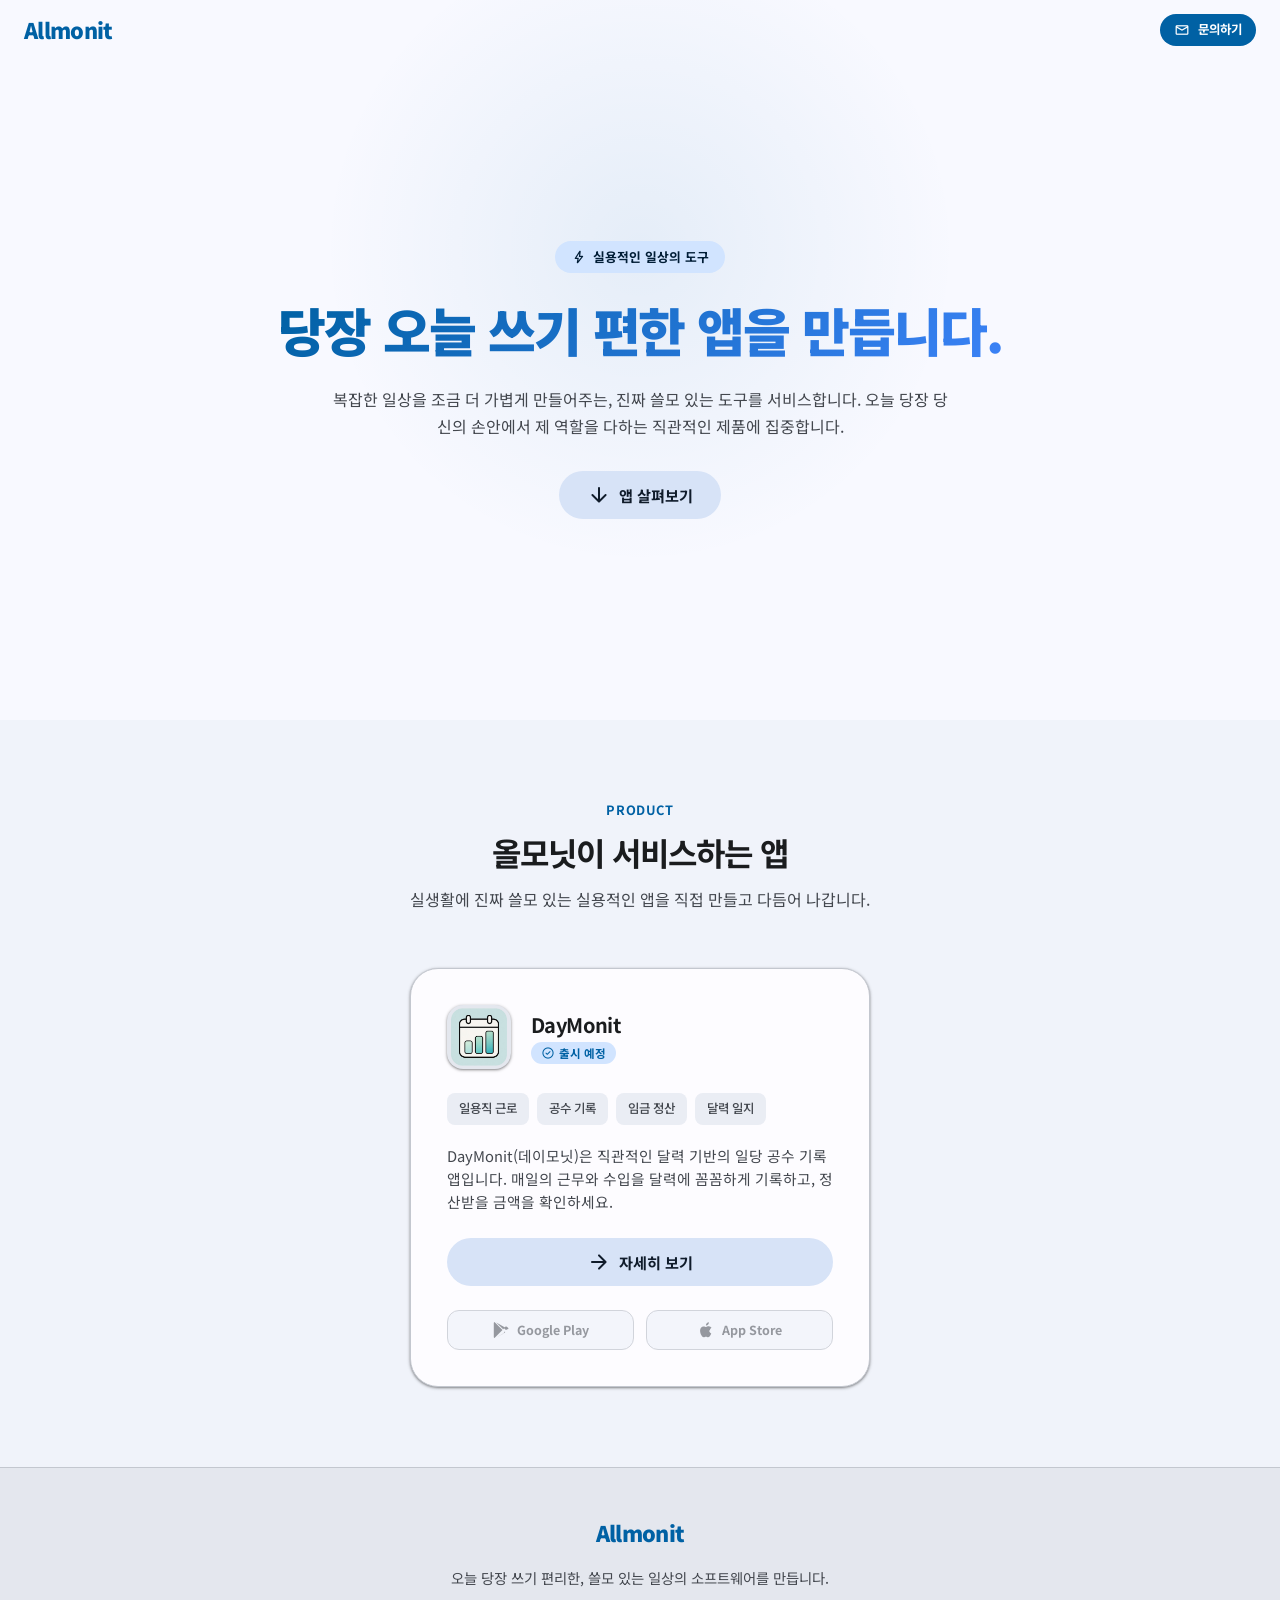
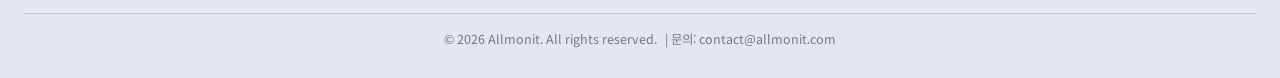
<file: index.html>
<!DOCTYPE html>
<html lang="ko">

<head>
  <meta charset="UTF-8">
  <meta name="viewport" content="width=device-width, initial-scale=1.0">
  <title>Allmonit | 거창한 혁신보다 오늘 쓰기 편한 앱을 만듭니다</title>
  <meta name="description"
    content="Allmonit(올머닛)은 복잡한 일상을 조금 더 가볍게 만들어주는, 진짜 쓸모 있는 도구를 서비스합니다. 첫 번째 프로젝트인 DayMonit(데이모닛)을 만나보세요.">
  <meta name="keywords" content="Allmonit, 올머닛, DayMonit, 데이모닛, 공수기록, 임금기록, 일용직 달력, 일당 정산, 근무일지, 쓸모 있는 도구">

  <!-- Open Graph / Facebook -->
  <meta property="og:type" content="website">
  <meta property="og:url" content="https://allmonit.github.io/">
  <meta property="og:title" content="Allmonit | 거창한 혁신보다 오늘 쓰기 편한 앱을 만듭니다">
  <meta property="og:description" content="복잡한 일상을 조금 더 가볍게 만들어주는, 진짜 쓸모 있는 도구를 서비스합니다.">
  <meta property="og:image" content="assets/daymonit_icon.png">

  <!-- Twitter -->
  <meta property="twitter:card" content="summary">
  <meta property="twitter:url" content="https://allmonit.github.io/">
  <meta property="twitter:title" content="Allmonit | 거창한 혁신보다 오늘 쓰기 편한 앱을 만듭니다">
  <meta property="twitter:description" content="복잡한 일상을 조금 더 가볍게 만들어주는, 진짜 쓸모 있는 도구를 서비스합니다.">
  <meta property="twitter:image" content="assets/daymonit_icon.png">

  <!-- Google Material Symbols CDN -->
  <link
    href="https://fonts.googleapis.com/css2?family=Material+Symbols+Rounded:opsz,wght,FILL,GRAD@20..48,100..700,0..1,-50..200"
    rel="stylesheet" />

  <!-- Google Fonts Noto Sans KR CDN -->
  <link href="https://fonts.googleapis.com/css2?family=Noto+Sans+KR:wght@300;400;500;700;900&display=swap"
    rel="stylesheet">

  <!-- Custom Stylesheet -->
  <link rel="stylesheet" href="style.css">

  <!-- Favicon -->
  <link rel="icon" type="image/png" href="assets/daymonit_icon.png">
</head>

<body>

  <!-- Top App Bar (Header) -->
  <header class="top-app-bar" id="topAppBar">
    <a href="#" class="logo">
      Allmonit
    </a>
    <a href="mailto:contact@allmonit.com" class="btn-primary"
      style="font-size: 0.78rem; padding: 6px 14px; height: 32px;">
      <span class="material-symbols-rounded" style="font-size: 16px;">mail</span>
      문의하기
    </a>
  </header>

  <main>
    <!-- Hero Section (Typography-focused Minimal Layout) -->
    <section class="hero">
      <div class="hero-container">
        <div class="hero-text">
          <div class="hero-badge">
            <span class="material-symbols-rounded">bolt</span>
            실용적인 일상의 도구
          </div>
          <h1 class="hero-title display-large">
            <span>당장 오늘 쓰기 편한 앱을 만듭니다.</span>
          </h1>
          <p class="hero-subtitle body-large">
            복잡한 일상을 조금 더 가볍게 만들어주는, 진짜 쓸모 있는 도구를 서비스합니다. 오늘 당장 당신의 손안에서 제 역할을 다하는 직관적인 제품에 집중합니다.
          </p>
          <div class="hero-actions">
            <a href="#apps" class="btn-tonal">
              <span class="material-symbols-rounded">arrow_downward</span>
              앱 살펴보기
            </a>
          </div>
        </div>
      </div>
    </section>

    <!-- App List Section -->
    <section class="app-section" id="apps">
      <div class="section-container">
        <div class="section-header">
          <span class="label-large" style="color: var(--md-sys-color-primary);">Product</span>
          <h2 class="section-title headline-medium">올모닛이 서비스하는 앱</h2>
          <p class="section-subtitle body-large">
            실생활에 진짜 쓸모 있는 실용적인 앱을 직접 만들고 다듬어 나갑니다.
          </p>
        </div>

        <div class="app-grid">
          <!-- App Card: DayMonit -->
          <article class="app-card" id="cardDayMonit">
            <div>
              <div class="app-header">
                <div class="app-icon-frame">
                  <img src="assets/daymonit_icon.png" alt="DayMonit App Icon">
                </div>
                <div class="app-meta-text">
                  <h3 class="app-name title-large">DayMonit</h3>
                  <span class="app-status-badge">
                    <span class="material-symbols-rounded" style="font-size: 14px;">check_circle</span>
                    출시 예정
                  </span>
                </div>
              </div>

              <div class="app-chips">
                <span class="app-chip">일용직 근로</span>
                <span class="app-chip">공수 기록</span>
                <span class="app-chip">임금 정산</span>
                <span class="app-chip">달력 일지</span>
              </div>

              <p class="app-desc body-medium">
                DayMonit(데이모닛)은 직관적인 달력 기반의 일당 공수 기록 앱입니다. 매일의 근무와 수입을 달력에 꼼꼼하게 기록하고, 정산받을 금액을 확인하세요.
              </p>

              <a href="daymonit/index.html" class="btn-tonal"
                style="width: 100%; margin-bottom: 24px; display: flex; justify-content: center; gap: 8px;">
                <span class="material-symbols-rounded">arrow_forward</span>
                자세히 보기
              </a>
            </div>

            <div class="app-download-buttons">
              <!-- Google Play (Disabled) -->
              <button class="btn-store-disabled" aria-label="구글 플레이스토어에서 DayMonit 다운로드 (준비 중)">
                <svg viewBox="0 0 512 512">
                  <path
                    d="M325.3 234.3L104.6 13l280.8 161.2-60.1 60.1zM47 0C34 6.8 25.3 19.2 25.3 35.3v441.3c0 16.1 8.7 28.5 21.7 35.3l256.6-256L47 0zm425.2 225.6l-58 33.3-60.1-60.1 60.1-60.1 58 33.3c13 7.5 21.7 19.9 21.7 33.5s-8.7 26-21.7 33.3zM385.4 337.8L104.6 499l220.7-126.9 60.1-74.3z" />
                </svg>
                <span>Google Play</span>
                <span class="tooltip-text">곧 플레이스토어에서 만나요!</span>
              </button>

              <!-- App Store (Disabled) -->
              <button class="btn-store-disabled" aria-label="애플 앱스토어에서 DayMonit 다운로드 (준비 중)">
                <svg viewBox="0 0 384 512">
                  <path
                    d="M318.7 268.7c-.2-36.7 16.4-64.4 50-84.8-18.8-26.9-47.2-41.7-84.7-44.6-35.5-2.8-74.3 20.7-88.5 20.7-15 0-48.4-19.1-77.5-19.1-37.9 0-77.5 21.4-97 55.9-40 71-10.2 178 28.3 234.3 19 27.2 41.5 57.3 70.4 56.2 27.8-1.1 38.4-17.9 70.1-17.9 31.6 0 41.2 17.9 70.1 17.3 29.4-.5 49-27.2 68-54.7 21.8-31.7 30.7-62.6 31.1-64.2-1-1-66.2-25.5-66.8-101.8zM260.6 82.2c16-19.5 26.8-46.7 23.8-73.8-23.3 1-51.5 15.5-68.2 34.8-14.9 17.2-28 44.8-25 71.3 26 2 52.8-12.8 69.4-32.3z" />
                </svg>
                <span>App Store</span>
                <span class="tooltip-text">곧 앱스토어에서 만나요!</span>
              </button>
            </div>
          </article>
        </div>
      </div>
    </section>
  </main>

  <!-- Footer (Simplified Layout) -->
  <footer class="footer">
    <div class="footer-container"
      style="text-align: center; display: flex; flex-direction: column; align-items: center; gap: 16px;">
      <div class="footer-logo">Allmonit</div>
      <p class="footer-tagline body-medium" style="max-width: 500px; margin: 0 auto;">
        오늘 당장 쓰기 편리한, 쓸모 있는 일상의 소프트웨어를 만듭니다.
      </p>
      <div class="footer-bottom"
        style="width: 100%; border-top: 1px solid var(--md-sys-color-outline-variant); padding-top: 16px; margin-top: 8px; justify-content: center; gap: 8px;">
        <p class="footer-copy">&copy; 2026 Allmonit. All rights reserved.</p>
        <p class="footer-copy">| 문의: contact@allmonit.com</p>
      </div>
    </div>
  </footer>

  <!-- Clean Scroll Script -->
  <script>
    const header = document.getElementById('topAppBar');
    window.addEventListener('scroll', () => {
      if (window.scrollY > 20) {
        header.classList.add('scrolled');
      } else {
        header.classList.remove('scrolled');
      }
    });
  </script>
</body>

</html>
</file>
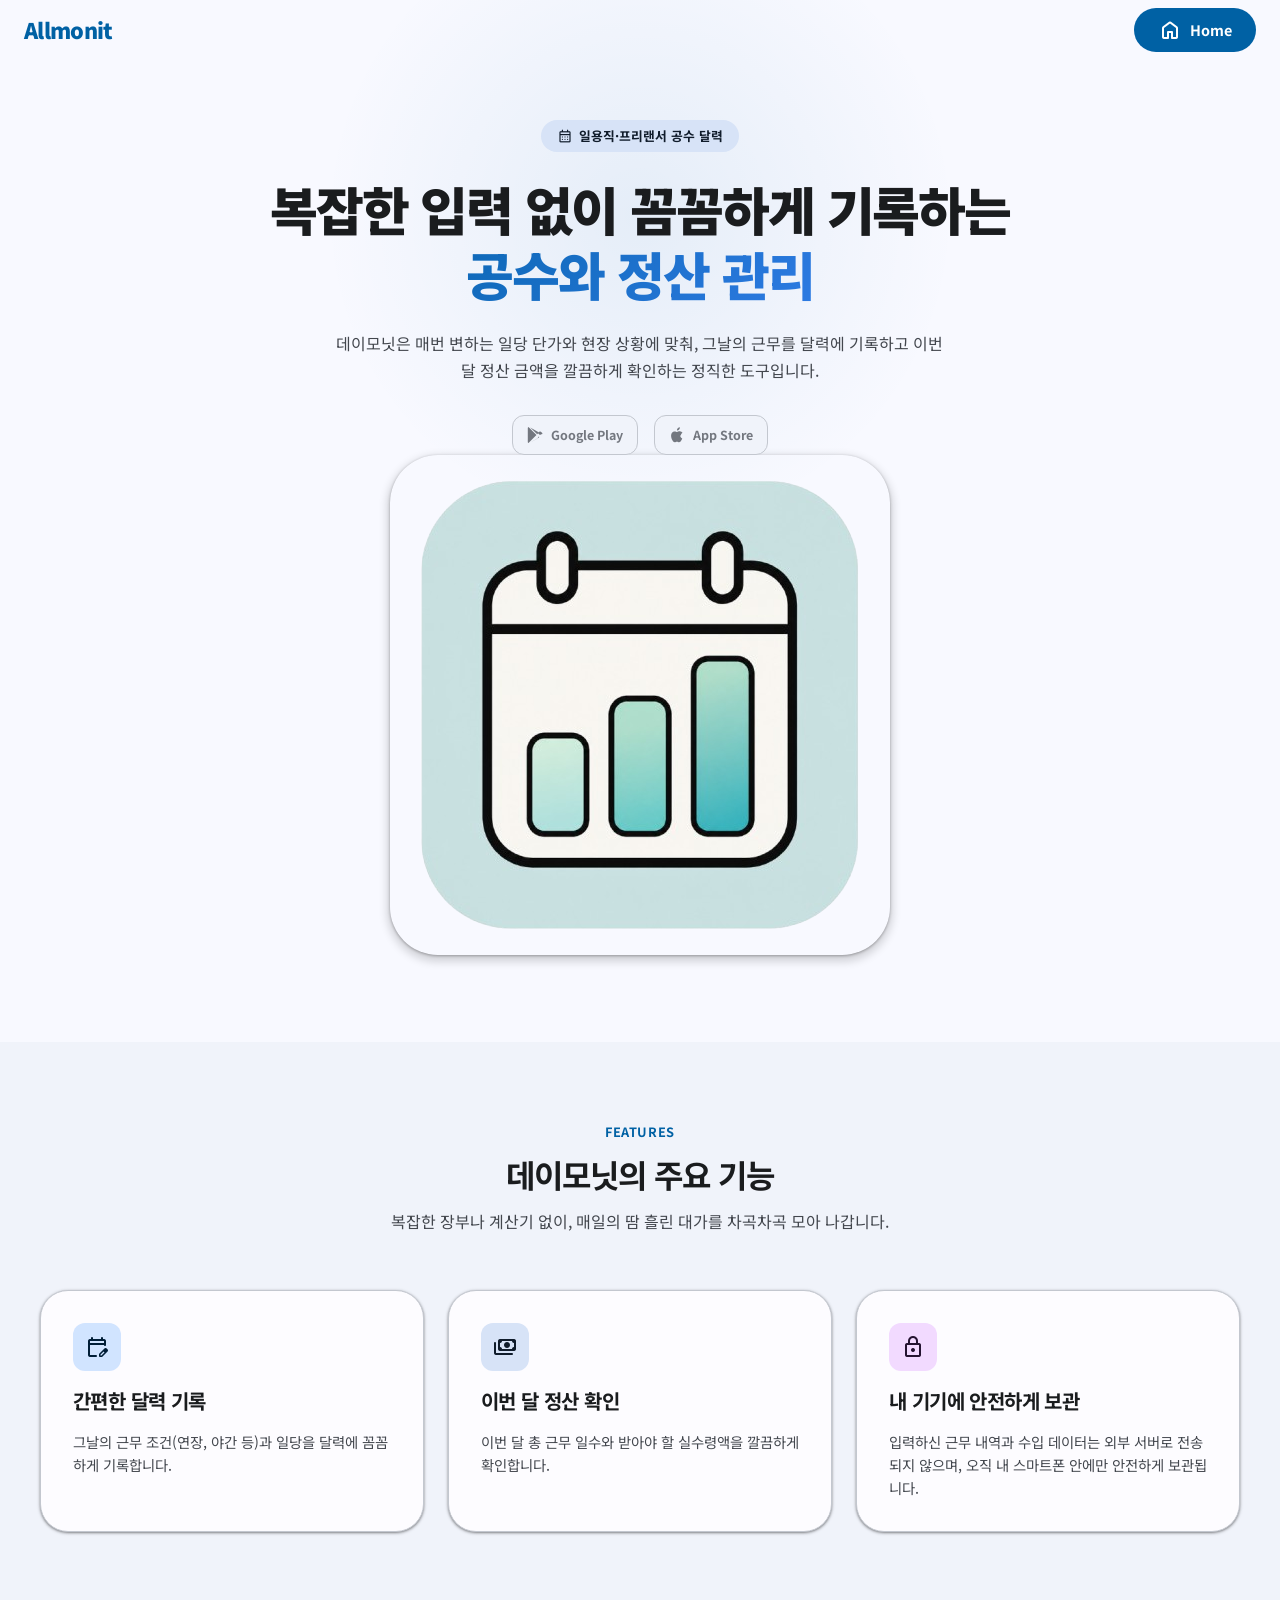
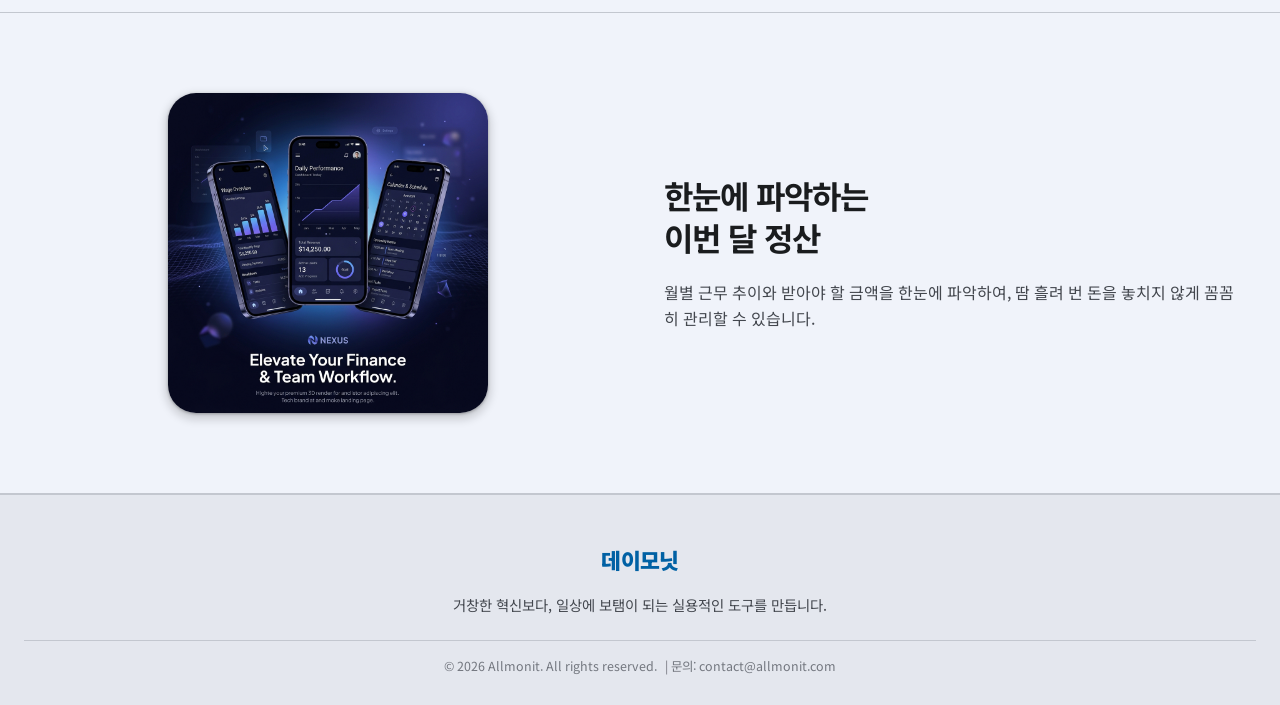
<file: daymonit/index.html>
<!DOCTYPE html>
<html lang="ko">

<head>
  <meta charset="UTF-8">
  <meta name="viewport" content="width=device-width, initial-scale=1.0">
  <title>데이모닛 (DayMonit) | 쉽고 직관적인 일용직·프리랜서 공수 기록 달력 앱</title>
  <meta name="description" content="데이모닛(DayMonit)은 일용직 및 프리랜서를 위한 쉽고 직관적인 공수 기록 달력 앱입니다. 복잡한 장부 대신 편리하게 달력에 기록하세요.">
  <meta name="keywords" content="DayMonit, 데이모닛, Allmonit, 올모닛, 공수기록, 임금관리, 일용직 달력, 근무기록, 달력 일지, 노가다 일지">

  <!-- Open Graph / Facebook -->
  <meta property="og:type" content="website">
  <meta property="og:url" content="https://allmonit.github.io/daymonit/">
  <meta property="og:title" content="데이모닛 (DayMonit) | 쉽고 직관적인 일용직·프리랜서 공수 기록 달력 앱">
  <meta property="og:description" content="매번 변하는 일당 단가와 현장 상황에 맞춰, 그날의 근무를 달력에 기록하고 이번 달 정산 금액을 깔끔하게 확인하세요.">
  <meta property="og:image" content="../assets/daymonit_icon.png">

  <!-- Google Material Symbols CDN -->
  <link
    href="https://fonts.googleapis.com/css2?family=Material+Symbols+Rounded:opsz,wght,FILL,GRAD@20..48,100..700,0..1,-50..200"
    rel="stylesheet" />

  <!-- Google Fonts Noto Sans KR CDN -->
  <link href="https://fonts.googleapis.com/css2?family=Noto+Sans+KR:wght@300;400;500;700;900&display=swap"
    rel="stylesheet">

  <!-- Referencing Shared Global CSS -->
  <link rel="stylesheet" href="../style.css">

  <!-- Favicon -->
  <link rel="icon" type="image/png" href="../assets/daymonit_icon.png">

  <style>
    /* DayMonit Custom Theme Override / Extension */
    .feature-grid {
      display: grid;
      grid-template-columns: repeat(auto-fit, minmax(280px, 1fr));
      gap: 24px;
      margin-top: 48px;
    }

    .feature-card {
      background-color: var(--md-sys-color-surface);
      border-radius: var(--md-sys-shape-corner-extra-large);
      padding: 32px;
      border: 1px solid var(--md-sys-color-outline-variant);
      box-shadow: var(--md-sys-elevation-level1);
      transition: all var(--md-sys-motion-duration-medium) var(--md-sys-motion-easing-standard);
      display: flex;
      flex-direction: column;
      gap: 16px;
    }

    .feature-card:hover {
      transform: translateY(-4px);
      box-shadow: var(--md-sys-elevation-level2);
      border-color: var(--md-sys-color-primary);
    }

    .feature-icon-wrapper {
      width: 48px;
      height: 48px;
      border-radius: var(--md-sys-shape-corner-medium);
      background-color: var(--md-sys-color-primary-container);
      color: var(--md-sys-color-on-primary-container);
      display: flex;
      align-items: center;
      justify-content: center;
    }

    .feature-icon-wrapper span {
      font-size: 24px;
    }

    .feature-title {
      color: var(--md-sys-color-on-surface);
    }

    .feature-desc {
      color: var(--md-sys-color-on-surface-variant);
      font-size: 0.9rem;
      line-height: 1.6;
    }

    .app-details-showcase {
      background-color: var(--md-sys-color-surface-container-low);
      padding: 80px 24px;
      border-top: 1px solid var(--md-sys-color-outline-variant);
      border-bottom: 1px solid var(--md-sys-color-outline-variant);
    }

    .showcase-container {
      max-width: 1200px;
      margin: 0 auto;
      display: grid;
      grid-template-columns: 1fr 1fr;
      align-items: center;
      gap: 48px;
    }

    @media (max-width: 768px) {
      .showcase-container {
        grid-template-columns: 1fr;
        text-align: center;
        gap: 32px;
      }

      .showcase-visual {
        order: -1;
      }
    }

    .showcase-text {
      display: flex;
      flex-direction: column;
      gap: 20px;
    }

    .showcase-visual {
      display: flex;
      justify-content: center;
    }

    .showcase-img {
      max-width: 320px;
      width: 100%;
      border-radius: var(--md-sys-shape-corner-extra-large);
      box-shadow: var(--md-sys-elevation-level3);
    }
  </style>
</head>

<body>

  <!-- Top App Bar (Header) -->
  <header class="top-app-bar scrolled" id="topAppBar">
    <a href="../index.html" class="logo">
      Allmonit
    </a>
    <a href="../index.html" class="btn-primary" aria-label="메인 화면으로 이동">
      <span class="material-symbols-rounded">home</span>
      Home
    </a>
  </header>

  <main>
    <!-- Hero Section -->
    <section class="hero">
      <div class="hero-container">
        <div class="hero-text">
          <div class="hero-badge"
            style="background-color: var(--md-sys-color-secondary-container); color: var(--md-sys-color-on-secondary-container);">
            <span class="material-symbols-rounded">calendar_month</span>
            일용직·프리랜서 공수 달력
          </div>
          <h1 class="hero-title display-large">
            복잡한 입력 없이 꼼꼼하게 기록하는<br>
            <span>공수와 정산 관리</span>
          </h1>
          <p class="hero-subtitle body-large">
            데이모닛은 매번 변하는 일당 단가와 현장 상황에 맞춰, 그날의 근무를 달력에 기록하고 이번 달 정산 금액을 깔끔하게 확인하는 정직한 도구입니다.
          </p>
          <div class="hero-actions">
            <!-- Disabled Google Play -->
            <button class="btn-store-disabled" style="opacity: 1;" aria-label="구글 플레이스토어에서 데이모닛 다운로드 (준비 중)">
              <svg viewBox="0 0 512 512">
                <path
                  d="M325.3 234.3L104.6 13l280.8 161.2-60.1 60.1zM47 0C34 6.8 25.3 19.2 25.3 35.3v441.3c0 16.1 8.7 28.5 21.7 35.3l256.6-256L47 0zm425.2 225.6l-58 33.3-60.1-60.1 60.1-60.1 58 33.3c13 7.5 21.7 19.9 21.7 33.5s-8.7 26-21.7 33.3zM385.4 337.8L104.6 499l220.7-126.9 60.1-74.3z" />
              </svg>
              <span>Google Play</span>
              <span class="tooltip-text">출시 준비 중입니다!</span>
            </button>

            <!-- Disabled App Store -->
            <button class="btn-store-disabled" style="opacity: 1;" aria-label="애플 앱스토어에서 데이모닛 다운로드 (준비 중)">
              <svg viewBox="0 0 384 512">
                <path
                  d="M318.7 268.7c-.2-36.7 16.4-64.4 50-84.8-18.8-26.9-47.2-41.7-84.7-44.6-35.5-2.8-74.3 20.7-88.5 20.7-15 0-48.4-19.1-77.5-19.1-37.9 0-77.5 21.4-97 55.9-40 71-10.2 178 28.3 234.3 19 27.2 41.5 57.3 70.4 56.2 27.8-1.1 38.4-17.9 70.1-17.9 31.6 0 41.2 17.9 70.1 17.3 29.4-.5 49-27.2 68-54.7 21.8-31.7 30.7-62.6 31.1-64.2-1-1-66.2-25.5-66.8-101.8zM260.6 82.2c16-19.5 26.8-46.7 23.8-73.8-23.3 1-51.5 15.5-68.2 34.8-14.9 17.2-28 44.8-25 71.3 26 2 52.8-12.8 69.4-32.3z" />
              </svg>
              <span>App Store</span>
              <span class="tooltip-text">출시 준비 중입니다!</span>
            </button>
          </div>
        </div>
        <div class="hero-visual">
          <div class="hero-mockup-wrapper" style="box-shadow: none;">
            <img src="../assets/daymonit_icon.png" alt="데이모닛 앱 아이콘"
              style="border-radius: 48px; box-shadow: var(--md-sys-elevation-level3);">
          </div>
        </div>
      </div>
    </section>

    <!-- Key Features Section -->
    <section class="app-section" id="features">
      <div class="section-container">
        <div class="section-header">
          <span class="label-large" style="color: var(--md-sys-color-primary);">Features</span>
          <h2 class="section-title headline-medium">데이모닛의 주요 기능</h2>
          <p class="section-subtitle body-large">
            복잡한 장부나 계산기 없이, 매일의 땀 흘린 대가를 차곡차곡 모아 나갑니다.
          </p>
        </div>

        <div class="feature-grid">
          <!-- Feature 1 -->
          <div class="feature-card">
            <div class="feature-icon-wrapper">
              <span class="material-symbols-rounded">edit_calendar</span>
            </div>
            <h3 class="feature-title title-large">간편한 달력 기록</h3>
            <p class="feature-desc">
              그날의 근무 조건(연장, 야간 등)과 일당을 달력에 꼼꼼하게 기록합니다.
            </p>
          </div>

          <!-- Feature 2 -->
          <div class="feature-card">
            <div class="feature-icon-wrapper"
              style="background-color: var(--md-sys-color-secondary-container); color: var(--md-sys-color-on-secondary-container);">
              <span class="material-symbols-rounded">payments</span>
            </div>
            <h3 class="feature-title title-large">이번 달 정산 확인</h3>
            <p class="feature-desc">
              이번 달 총 근무 일수와 받아야 할 실수령액을 깔끔하게 확인합니다.
            </p>
          </div>

          <!-- Feature 3 -->
          <div class="feature-card">
            <div class="feature-icon-wrapper"
              style="background-color: var(--md-sys-color-tertiary-container); color: var(--md-sys-color-on-tertiary-container);">
              <span class="material-symbols-rounded">lock</span>
            </div>
            <h3 class="feature-title title-large">내 기기에 안전하게 보관</h3>
            <p class="feature-desc">
              입력하신 근무 내역과 수입 데이터는 외부 서버로 전송되지 않으며, 오직 내 스마트폰 안에만 안전하게 보관됩니다.
            </p>
          </div>
        </div>
      </div>
    </section>

    <!-- Detailed Showcase Section -->
    <section class="app-details-showcase">
      <div class="showcase-container">
        <div class="showcase-visual">
          <img src="../assets/hero_mockup.png" alt="데이모닛 상세 분석 화면" class="showcase-img">
        </div>
        <div class="showcase-text">
          <h2 class="headline-medium" style="color: var(--md-sys-color-on-background);">한눈에 파악하는<br>이번 달 정산</h2>
          <p class="body-large" style="color: var(--md-sys-color-on-surface-variant);">
            월별 근무 추이와 받아야 할 금액을 한눈에 파악하여, 땀 흘려 번 돈을 놓치지 않게 꼼꼼히 관리할 수 있습니다.
          </p>
        </div>
      </div>
    </section>
  </main>

  <!-- Footer (Simplified and Aligned to Main Home) -->
  <footer class="footer">
    <div class="footer-container"
      style="text-align: center; display: flex; flex-direction: column; align-items: center; gap: 16px;">
      <div class="footer-logo">데이모닛</div>
      <p class="footer-tagline body-medium" style="max-width: 500px; margin: 0 auto;">
        거창한 혁신보다, 일상에 보탬이 되는 실용적인 도구를 만듭니다.
      </p>
      <div class="footer-bottom"
        style="width: 100%; border-top: 1px solid var(--md-sys-color-outline-variant); padding-top: 16px; margin-top: 8px; justify-content: center; gap: 8px;">
        <p class="footer-copy">&copy; 2026 Allmonit. All rights reserved.</p>
        <p class="footer-copy">| 문의: contact@allmonit.com</p>
      </div>
    </div>
  </footer>

  <!-- Scroll Script -->
  <script>
    const header = document.getElementById('topAppBar');
    window.addEventListener('scroll', () => {
      if (window.scrollY > 20) {
        header.classList.add('scrolled');
      } else {
        header.classList.remove('scrolled');
      }
    });
  </script>
</body>

</html>
</file>
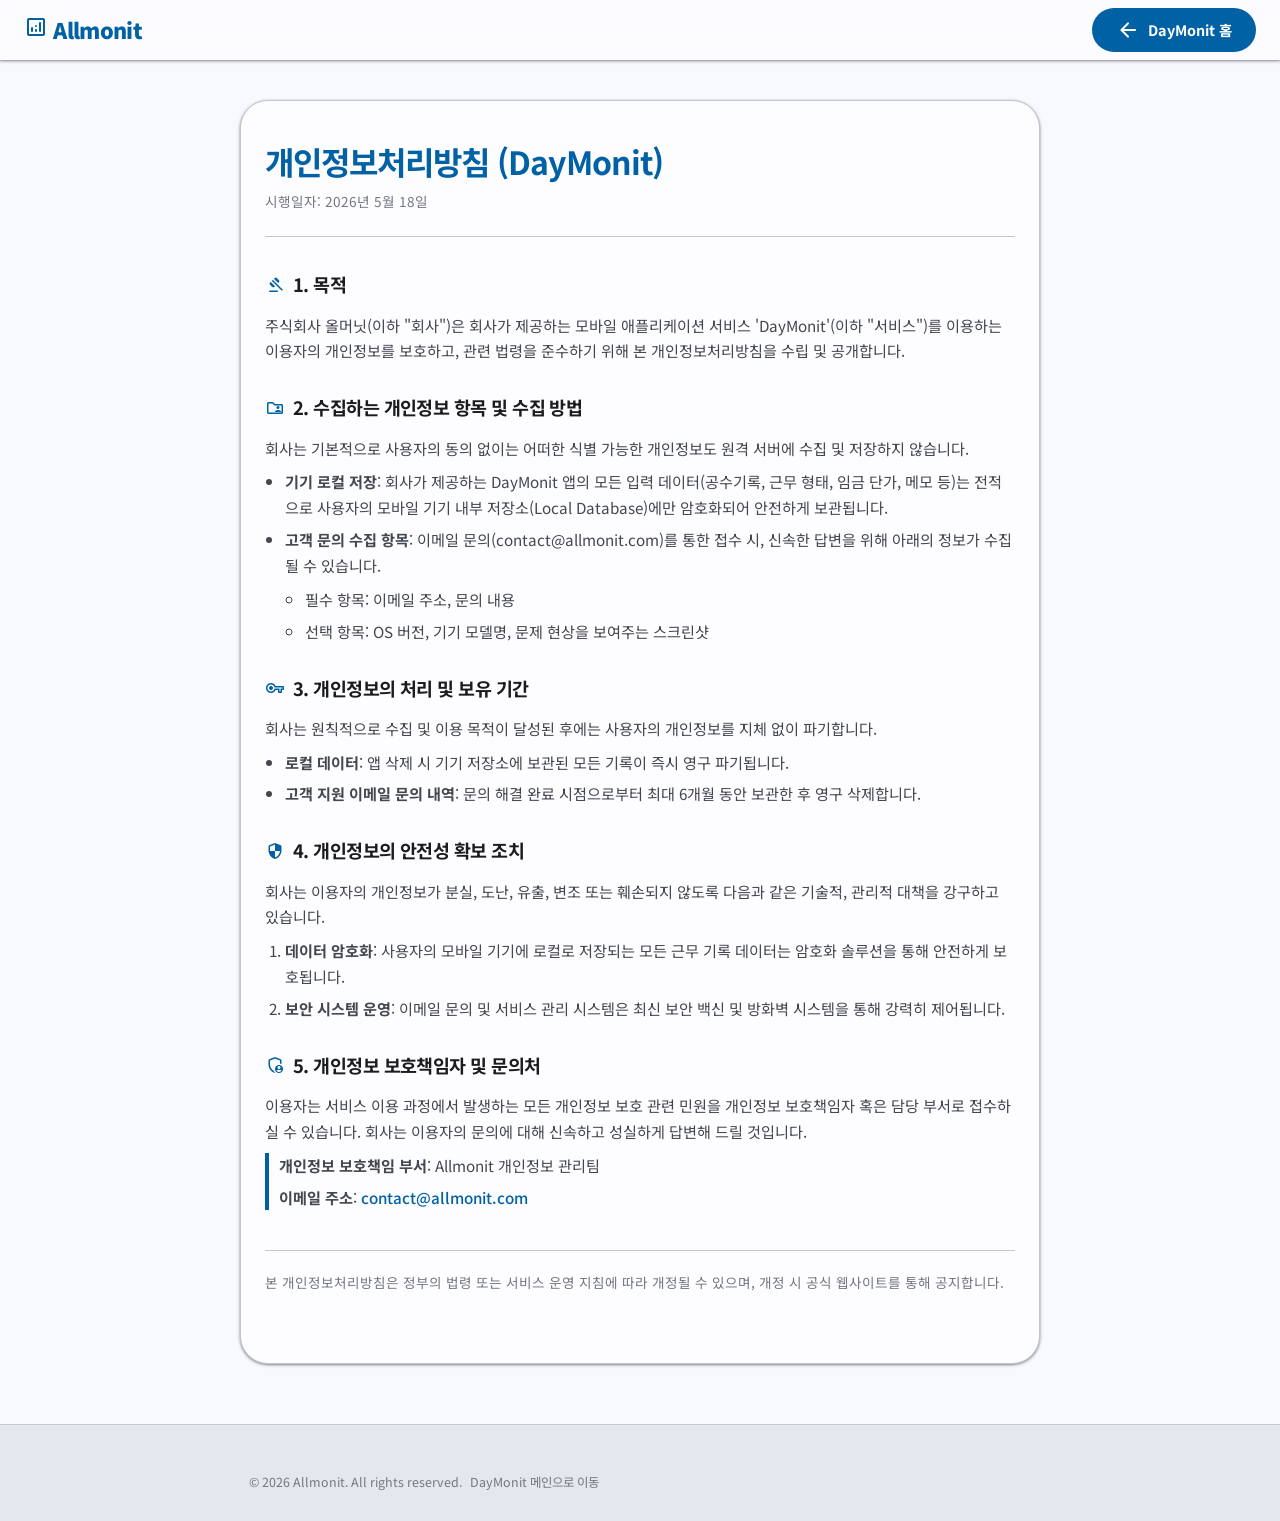
<file: daymonit/privacy.html>
<!DOCTYPE html>
<html lang="ko">
<head>
  <meta charset="UTF-8">
  <meta name="viewport" content="width=device-width, initial-scale=1.0">
  <title>개인정보처리방침 | DayMonit</title>
  <meta name="description" content="DayMonit(데이모닛) 서비스의 개인정보처리방침입니다. 고객의 개인정보 보호를 최우선으로 삼고 있으며, 관련 법률을 철저히 준수합니다.">
  <link href="https://fonts.googleapis.com/css2?family=Material+Symbols+Rounded:opsz,wght,FILL,GRAD@20..48,100..700,0..1,-50..200" rel="stylesheet" />
  <link rel="stylesheet" href="../style.css">
  <style>
    .doc-container {
      max-width: 800px;
      margin: 100px auto 60px auto;
      padding: 40px 24px;
      background-color: var(--md-sys-color-surface);
      border-radius: var(--md-sys-shape-corner-extra-large);
      box-shadow: var(--md-sys-elevation-level1);
      border: 1px solid var(--md-sys-color-outline-variant);
    }
    .doc-header {
      border-bottom: 1px solid var(--md-sys-color-outline-variant);
      padding-bottom: 24px;
      margin-bottom: 32px;
    }
    .doc-title {
      color: var(--md-sys-color-primary);
      margin-bottom: 8px;
    }
    .doc-meta {
      font-size: 0.85rem;
      color: var(--md-sys-color-outline);
    }
    .doc-section {
      margin-bottom: 28px;
    }
    .doc-section-title {
      font-size: 1.15rem;
      color: var(--md-sys-color-on-surface);
      margin-bottom: 12px;
      display: flex;
      align-items: center;
      gap: 8px;
    }
    .doc-section-title span {
      color: var(--md-sys-color-primary);
      font-size: 20px;
    }
    .doc-body {
      color: var(--md-sys-color-on-surface-variant);
      font-size: 0.95rem;
      line-height: 1.7;
    }
    .doc-body ul, .doc-body ol {
      margin-left: 20px;
      margin-top: 8px;
      margin-bottom: 8px;
    }
    .doc-body li {
      margin-bottom: 6px;
    }
  </style>
</head>
<body>

  <!-- Top App Bar -->
  <header class="top-app-bar scrolled">
    <a href="../index.html" class="logo">
      <span class="material-symbols-rounded">analytics</span>
      Allmonit
    </a>
    <a href="index.html" class="btn-primary">
      <span class="material-symbols-rounded">arrow_back</span>
      DayMonit 홈
    </a>
  </header>

  <main>
    <div class="doc-container">
      <div class="doc-header">
        <h1 class="doc-title headline-medium">개인정보처리방침 (DayMonit)</h1>
        <p class="doc-meta">시행일자: 2026년 5월 18일</p>
      </div>

      <div class="doc-body">
        <div class="doc-section">
          <h2 class="doc-section-title">
            <span class="material-symbols-rounded">gavel</span>
            1. 목적
          </h2>
          <p>
            주식회사 올머닛(이하 "회사")은 회사가 제공하는 모바일 애플리케이션 서비스 'DayMonit'(이하 "서비스")를 이용하는 이용자의 개인정보를 보호하고, 관련 법령을 준수하기 위해 본 개인정보처리방침을 수립 및 공개합니다.
          </p>
        </div>

        <div class="doc-section">
          <h2 class="doc-section-title">
            <span class="material-symbols-rounded">folder_shared</span>
            2. 수집하는 개인정보 항목 및 수집 방법
          </h2>
          <p>
            회사는 기본적으로 사용자의 동의 없이는 어떠한 식별 가능한 개인정보도 원격 서버에 수집 및 저장하지 않습니다.
          </p>
          <ul>
            <li><strong>기기 로컬 저장</strong>: 회사가 제공하는 DayMonit 앱의 모든 입력 데이터(공수기록, 근무 형태, 임금 단가, 메모 등)는 전적으로 사용자의 모바일 기기 내부 저장소(Local Database)에만 암호화되어 안전하게 보관됩니다.</li>
            <li><strong>고객 문의 수집 항목</strong>: 이메일 문의(contact@allmonit.com)를 통한 접수 시, 신속한 답변을 위해 아래의 정보가 수집될 수 있습니다.
              <ul>
                <li>필수 항목: 이메일 주소, 문의 내용</li>
                <li>선택 항목: OS 버전, 기기 모델명, 문제 현상을 보여주는 스크린샷</li>
              </ul>
            </li>
          </ul>
        </div>

        <div class="doc-section">
          <h2 class="doc-section-title">
            <span class="material-symbols-rounded">vpn_key</span>
            3. 개인정보의 처리 및 보유 기간
          </h2>
          <p>
            회사는 원칙적으로 수집 및 이용 목적이 달성된 후에는 사용자의 개인정보를 지체 없이 파기합니다.
          </p>
          <ul>
            <li><strong>로컬 데이터</strong>: 앱 삭제 시 기기 저장소에 보관된 모든 기록이 즉시 영구 파기됩니다.</li>
            <li><strong>고객 지원 이메일 문의 내역</strong>: 문의 해결 완료 시점으로부터 최대 6개월 동안 보관한 후 영구 삭제합니다.</li>
          </ul>
        </div>

        <div class="doc-section">
          <h2 class="doc-section-title">
            <span class="material-symbols-rounded">security</span>
            4. 개인정보의 안전성 확보 조치
          </h2>
          <p>
            회사는 이용자의 개인정보가 분실, 도난, 유출, 변조 또는 훼손되지 않도록 다음과 같은 기술적, 관리적 대책을 강구하고 있습니다.
          </p>
          <ol>
            <li><strong>데이터 암호화</strong>: 사용자의 모바일 기기에 로컬로 저장되는 모든 근무 기록 데이터는 암호화 솔루션을 통해 안전하게 보호됩니다.</li>
            <li><strong>보안 시스템 운영</strong>: 이메일 문의 및 서비스 관리 시스템은 최신 보안 백신 및 방화벽 시스템을 통해 강력히 제어됩니다.</li>
          </ol>
        </div>

        <div class="doc-section">
          <h2 class="doc-section-title">
            <span class="material-symbols-rounded">admin_panel_settings</span>
            5. 개인정보 보호책임자 및 문의처
          </h2>
          <p>
            이용자는 서비스 이용 과정에서 발생하는 모든 개인정보 보호 관련 민원을 개인정보 보호책임자 혹은 담당 부서로 접수하실 수 있습니다. 회사는 이용자의 문의에 대해 신속하고 성실하게 답변해 드릴 것입니다.
          </p>
          <ul style="list-style-type: none; margin-left: 0; padding-left: 10px; border-left: 4px solid var(--md-sys-color-primary);">
            <li><strong>개인정보 보호책임 부서</strong>: Allmonit 개인정보 관리팀</li>
            <li><strong>이메일 주소</strong>: <a href="mailto:contact@allmonit.com" style="color: var(--md-sys-color-primary); font-weight: 500;">contact@allmonit.com</a></li>
          </ul>
        </div>

        <div class="doc-section" style="margin-top: 40px; border-top: 1px solid var(--md-sys-color-outline-variant); padding-top: 20px;">
          <p style="font-size: 0.85rem; color: var(--md-sys-color-outline);">
            본 개인정보처리방침은 정부의 법령 또는 서비스 운영 지침에 따라 개정될 수 있으며, 개정 시 공식 웹사이트를 통해 공지합니다.
          </p>
        </div>
      </div>
    </div>
  </main>

  <!-- Footer -->
  <footer class="footer">
    <div class="footer-container" style="max-width: 800px;">
      <div class="footer-bottom" style="border: none; padding-top: 0;">
        <p class="footer-copy">&copy; 2026 Allmonit. All rights reserved.</p>
        <p class="footer-copy"><a href="index.html" class="footer-link">DayMonit 메인으로 이동</a></p>
      </div>
    </div>
  </footer>

</body>
</html>
</file>
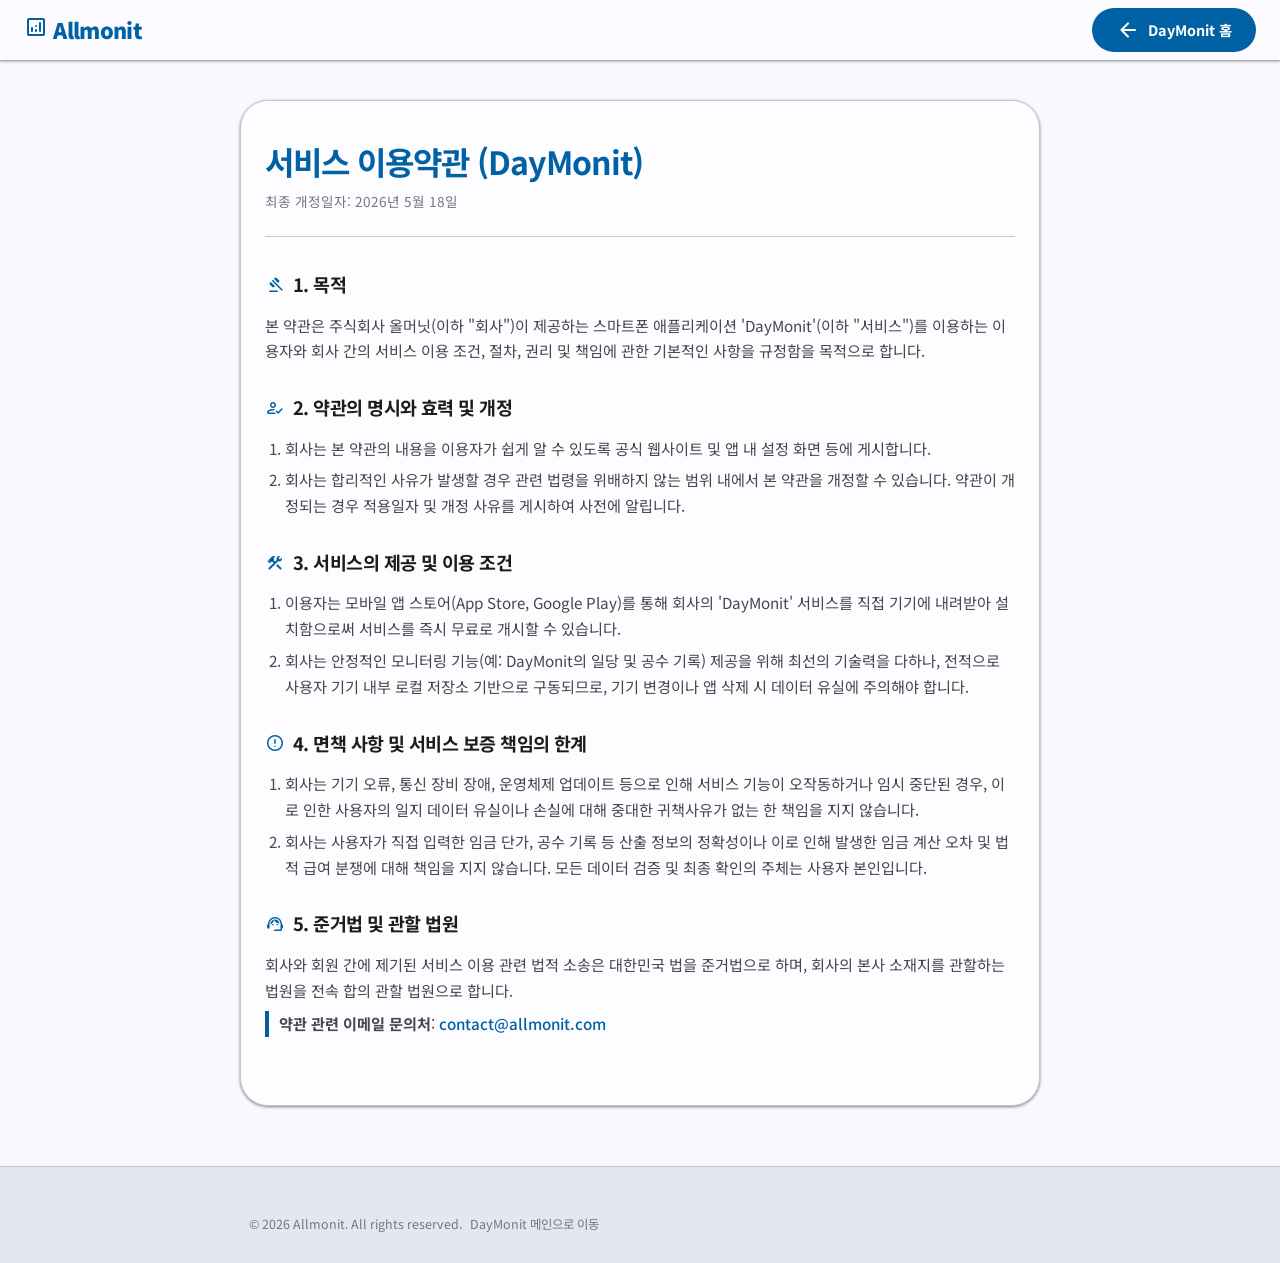
<file: daymonit/terms.html>
<!DOCTYPE html>
<html lang="ko">
<head>
  <meta charset="UTF-8">
  <meta name="viewport" content="width=device-width, initial-scale=1.0">
  <title>이용약관 | DayMonit</title>
  <meta name="description" content="DayMonit(데이모닛) 서비스의 이용약관입니다. 서비스 이용 조건과 권리 및 의무 관계를 규정합니다.">
  <link href="https://fonts.googleapis.com/css2?family=Material+Symbols+Rounded:opsz,wght,FILL,GRAD@20..48,100..700,0..1,-50..200" rel="stylesheet" />
  <link rel="stylesheet" href="../style.css">
  <style>
    .doc-container {
      max-width: 800px;
      margin: 100px auto 60px auto;
      padding: 40px 24px;
      background-color: var(--md-sys-color-surface);
      border-radius: var(--md-sys-shape-corner-extra-large);
      box-shadow: var(--md-sys-elevation-level1);
      border: 1px solid var(--md-sys-color-outline-variant);
    }
    .doc-header {
      border-bottom: 1px solid var(--md-sys-color-outline-variant);
      padding-bottom: 24px;
      margin-bottom: 32px;
    }
    .doc-title {
      color: var(--md-sys-color-primary);
      margin-bottom: 8px;
    }
    .doc-meta {
      font-size: 0.85rem;
      color: var(--md-sys-color-outline);
    }
    .doc-section {
      margin-bottom: 28px;
    }
    .doc-section-title {
      font-size: 1.15rem;
      color: var(--md-sys-color-on-surface);
      margin-bottom: 12px;
      display: flex;
      align-items: center;
      gap: 8px;
    }
    .doc-section-title span {
      color: var(--md-sys-color-primary);
      font-size: 20px;
    }
    .doc-body {
      color: var(--md-sys-color-on-surface-variant);
      font-size: 0.95rem;
      line-height: 1.7;
    }
    .doc-body ul, .doc-body ol {
      margin-left: 20px;
      margin-top: 8px;
      margin-bottom: 8px;
    }
    .doc-body li {
      margin-bottom: 6px;
    }
  </style>
</head>
<body>

  <!-- Top App Bar -->
  <header class="top-app-bar scrolled">
    <a href="../index.html" class="logo">
      <span class="material-symbols-rounded">analytics</span>
      Allmonit
    </a>
    <a href="index.html" class="btn-primary">
      <span class="material-symbols-rounded">arrow_back</span>
      DayMonit 홈
    </a>
  </header>

  <main>
    <div class="doc-container">
      <div class="doc-header">
        <h1 class="doc-title headline-medium">서비스 이용약관 (DayMonit)</h1>
        <p class="doc-meta">최종 개정일자: 2026년 5월 18일</p>
      </div>

      <div class="doc-body">
        <div class="doc-section">
          <h2 class="doc-section-title">
            <span class="material-symbols-rounded">gavel</span>
            1. 목적
          </h2>
          <p>
            본 약관은 주식회사 올머닛(이하 "회사")이 제공하는 스마트폰 애플리케이션 'DayMonit'(이하 "서비스")를 이용하는 이용자와 회사 간의 서비스 이용 조건, 절차, 권리 및 책임에 관한 기본적인 사항을 규정함을 목적으로 합니다.
          </p>
        </div>

        <div class="doc-section">
          <h2 class="doc-section-title">
            <span class="material-symbols-rounded">how_to_reg</span>
            2. 약관의 명시와 효력 및 개정
          </h2>
          <ol>
            <li>회사는 본 약관의 내용을 이용자가 쉽게 알 수 있도록 공식 웹사이트 및 앱 내 설정 화면 등에 게시합니다.</li>
            <li>회사는 합리적인 사유가 발생할 경우 관련 법령을 위배하지 않는 범위 내에서 본 약관을 개정할 수 있습니다. 약관이 개정되는 경우 적용일자 및 개정 사유를 게시하여 사전에 알립니다.</li>
          </ol>
        </div>

        <div class="doc-section">
          <h2 class="doc-section-title">
            <span class="material-symbols-rounded">construction</span>
            3. 서비스의 제공 및 이용 조건
          </h2>
          <ol>
            <li>이용자는 모바일 앱 스토어(App Store, Google Play)를 통해 회사의 'DayMonit' 서비스를 직접 기기에 내려받아 설치함으로써 서비스를 즉시 무료로 개시할 수 있습니다.</li>
            <li>회사는 안정적인 모니터링 기능(예: DayMonit의 일당 및 공수 기록) 제공을 위해 최선의 기술력을 다하나, 전적으로 사용자 기기 내부 로컬 저장소 기반으로 구동되므로, 기기 변경이나 앱 삭제 시 데이터 유실에 주의해야 합니다.</li>
          </ol>
        </div>

        <div class="doc-section">
          <h2 class="doc-section-title">
            <span class="material-symbols-rounded">error</span>
            4. 면책 사항 및 서비스 보증 책임의 한계
          </h2>
          <ol>
            <li>회사는 기기 오류, 통신 장비 장애, 운영체제 업데이트 등으로 인해 서비스 기능이 오작동하거나 임시 중단된 경우, 이로 인한 사용자의 일지 데이터 유실이나 손실에 대해 중대한 귀책사유가 없는 한 책임을 지지 않습니다.</li>
            <li>회사는 사용자가 직접 입력한 임금 단가, 공수 기록 등 산출 정보의 정확성이나 이로 인해 발생한 임금 계산 오차 및 법적 급여 분쟁에 대해 책임을 지지 않습니다. 모든 데이터 검증 및 최종 확인의 주체는 사용자 본인입니다.</li>
          </ol>
        </div>

        <div class="doc-section">
          <h2 class="doc-section-title">
            <span class="material-symbols-rounded">support_agent</span>
            5. 준거법 및 관할 법원
          </h2>
          <p>
            회사와 회원 간에 제기된 서비스 이용 관련 법적 소송은 대한민국 법을 준거법으로 하며, 회사의 본사 소재지를 관할하는 법원을 전속 합의 관할 법원으로 합니다.
          </p>
          <ul style="list-style-type: none; margin-left: 0; padding-left: 10px; border-left: 4px solid var(--md-sys-color-primary);">
            <li><strong>약관 관련 이메일 문의처</strong>: <a href="mailto:contact@allmonit.com" style="color: var(--md-sys-color-primary); font-weight: 500;">contact@allmonit.com</a></li>
          </ul>
        </div>
      </div>
    </div>
  </main>

  <!-- Footer -->
  <footer class="footer">
    <div class="footer-container" style="max-width: 800px;">
      <div class="footer-bottom" style="border: none; padding-top: 0;">
        <p class="footer-copy">&copy; 2026 Allmonit. All rights reserved.</p>
        <p class="footer-copy"><a href="index.html" class="footer-link">DayMonit 메인으로 이동</a></p>
      </div>
    </div>
  </footer>

</body>
</html>
</file>
<file: style.css>
@import url('https://fonts.googleapis.com/css2?family=Noto+Sans+KR:wght@300;400;500;700;900&display=swap');

/* --- Material Design 3 Design Tokens (Baseline Dynamic Scheme) --- */
:root {
  /* Brand Scheme (Deep Indigo & Trust Blue) */
  --md-sys-color-primary: #0061A4;
  --md-sys-color-on-primary: #ffffff;
  --md-sys-color-primary-container: #d1e4ff;
  --md-sys-color-on-primary-container: #001d36;
  
  --md-sys-color-secondary: #535f70;
  --md-sys-color-on-secondary: #ffffff;
  --md-sys-color-secondary-container: #d7e3f7;
  --md-sys-color-on-secondary-container: #101c2b;
  
  --md-sys-color-tertiary: #6b5778;
  --md-sys-color-on-tertiary: #ffffff;
  --md-sys-color-tertiary-container: #f2daff;
  --md-sys-color-on-tertiary-container: #251431;

  --md-sys-color-background: #f8f9ff;
  --md-sys-color-on-background: #1a1c1e;
  
  --md-sys-color-surface: #fdfcff;
  --md-sys-color-on-surface: #1a1c1e;
  --md-sys-color-surface-variant: #dfe2eb;
  --md-sys-color-on-surface-variant: #43474e;
  --md-sys-color-surface-container-low: #f0f3fa;
  --md-sys-color-surface-container: #eaedf4;
  --md-sys-color-surface-container-high: #e4e7ee;
  
  --md-sys-color-outline: #73777f;
  --md-sys-color-outline-variant: #c3c7cf;

  /* Typography - Unified to Noto Sans KR for Sincerity & Practicality */
  --md-sys-typescale-font-plain: 'Noto Sans KR', sans-serif;

  /* Elevation (MD3 Shadows) */
  --md-sys-elevation-level1: 0px 1px 3px 1px rgba(0, 0, 0, 0.15), 0px 1px 2px 0px rgba(0, 0, 0, 0.30);
  --md-sys-elevation-level2: 0px 2px 6px 2px rgba(0, 0, 0, 0.15), 0px 1px 2px 0px rgba(0, 0, 0, 0.30);
  --md-sys-elevation-level3: 0px 4px 8px 3px rgba(0, 0, 0, 0.15), 0px 1px 3px 0px rgba(0, 0, 0, 0.30);

  /* Shape Corners */
  --md-sys-shape-corner-none: 0px;
  --md-sys-shape-corner-small: 8px;
  --md-sys-shape-corner-medium: 12px;
  --md-sys-shape-corner-large: 16px;
  --md-sys-shape-corner-extra-large: 28px;
  --md-sys-shape-corner-full: 9999px;

  /* Easing */
  --md-sys-motion-easing-standard: cubic-bezier(0.2, 0, 0, 1);
  --md-sys-motion-duration-medium: 300ms;
  --md-sys-motion-duration-short: 150ms;
}

/* --- Dark Theme Options (Preference) --- */
@media (prefers-color-scheme: dark) {
  :root {
    --md-sys-color-primary: #a0c9ff;
    --md-sys-color-on-primary: #003258;
    --md-sys-color-primary-container: #00497d;
    --md-sys-color-on-primary-container: #d1e4ff;

    --md-sys-color-secondary: #bbc7db;
    --md-sys-color-on-secondary: #253140;
    --md-sys-color-secondary-container: #3b4858;
    --md-sys-color-on-secondary-container: #d7e3f7;

    --md-sys-color-background: #111318;
    --md-sys-color-on-background: #e2e2e9;

    --md-sys-color-surface: #111318;
    --md-sys-color-on-surface: #e2e2e9;
    --md-sys-color-surface-variant: #43474e;
    --md-sys-color-on-surface-variant: #c3c7cf;
    --md-sys-color-surface-container-low: #1a1c22;
    --md-sys-color-surface-container: #202228;
    --md-sys-color-surface-container-high: #2a2c33;

    --md-sys-color-outline: #8d9199;
    --md-sys-color-outline-variant: #43474e;
  }
}

/* --- CSS Reset --- */
* {
  margin: 0;
  padding: 0;
  box-sizing: border-box;
  -webkit-font-smoothing: antialiased;
  -moz-osx-font-smoothing: grayscale;
}

body {
  font-family: var(--md-sys-typescale-font-plain);
  background-color: var(--md-sys-color-background);
  color: var(--md-sys-color-on-background);
  overflow-x: hidden;
  line-height: 1.6;
  transition: background-color var(--md-sys-motion-duration-medium) var(--md-sys-motion-easing-standard);
}

a {
  color: inherit;
  text-decoration: none;
}

button {
  cursor: pointer;
  border: none;
  background: none;
  font-family: inherit;
}

/* --- Typographical Utilities --- */
h1, h2, h3, h4, h5, h6 {
  font-family: var(--md-sys-typescale-font-plain);
  font-weight: 700;
  letter-spacing: -0.03em;
}

.display-large {
  font-size: clamp(2.2rem, 4.5vw, 3.25rem);
  line-height: 1.25;
  font-weight: 900;
}

.headline-medium {
  font-size: clamp(1.6rem, 3vw, 2rem);
  line-height: 1.3;
  font-weight: 700;
}

.title-large {
  font-size: 1.25rem;
  line-height: 1.35;
  font-weight: 700;
}

.body-large {
  font-size: 1rem;
  line-height: 1.65;
  font-weight: 400;
}

.body-medium {
  font-size: 0.92rem;
  line-height: 1.55;
  font-weight: 400;
}

.label-large {
  font-size: 0.8rem;
  font-weight: 700;
  letter-spacing: 0.05em;
  text-transform: uppercase;
}

/* --- Header / Top App Bar (MD3 Style) --- */
.top-app-bar {
  position: fixed;
  top: 0;
  left: 0;
  width: 100%;
  height: 60px;
  display: flex;
  align-items: center;
  justify-content: space-between; /* Left Logo, Right Mail button */
  padding: 0 24px;
  background-color: transparent;
  z-index: 1000;
  transition: all var(--md-sys-motion-duration-medium) var(--md-sys-motion-easing-standard);
}

.top-app-bar.scrolled {
  background-color: rgba(253, 252, 255, 0.85);
  box-shadow: var(--md-sys-elevation-level1);
  backdrop-filter: blur(20px);
  -webkit-backdrop-filter: blur(20px);
}

@media (prefers-color-scheme: dark) {
  .top-app-bar.scrolled {
    background-color: rgba(17, 19, 24, 0.85);
  }
}

.top-app-bar .logo {
  font-size: 1.35rem;
  font-weight: 900;
  color: var(--md-sys-color-primary);
  letter-spacing: -0.03em;
}

/* MD3 Filled / Tonal Button */
.btn-primary {
  display: inline-flex;
  align-items: center;
  justify-content: center;
  gap: 8px;
  background-color: var(--md-sys-color-primary);
  color: var(--md-sys-color-on-primary);
  padding: 10px 24px;
  border-radius: var(--md-sys-shape-corner-full);
  font-size: 0.9rem;
  font-weight: 700;
  transition: all var(--md-sys-motion-duration-short) var(--md-sys-motion-easing-standard);
}

.btn-primary:hover {
  box-shadow: var(--md-sys-elevation-level1);
  filter: brightness(1.08);
}

.btn-primary:active {
  transform: scale(0.97);
}

.btn-tonal {
  display: inline-flex;
  align-items: center;
  justify-content: center;
  gap: 8px;
  background-color: var(--md-sys-color-secondary-container);
  color: var(--md-sys-color-on-secondary-container);
  padding: 12px 28px;
  border-radius: var(--md-sys-shape-corner-full);
  font-size: 0.95rem;
  font-weight: 700;
  transition: all var(--md-sys-motion-duration-short) var(--md-sys-motion-easing-standard);
}

.btn-tonal:hover {
  filter: brightness(1.05);
  box-shadow: var(--md-sys-elevation-level1);
}

.btn-tonal:active {
  transform: scale(0.97);
}

/* --- Hero Section (Typography-focused Center Layout) --- */
.hero {
  padding: 120px 24px 80px 24px;
  min-height: 80vh;
  display: flex;
  align-items: center;
  justify-content: center;
  position: relative;
  overflow: hidden;
}

/* Glowing Ambient Backgrounds */
.hero::before {
  content: '';
  position: absolute;
  top: -10%;
  left: 25%;
  width: 50vw;
  height: 50vw;
  background: radial-gradient(circle, rgba(0, 97, 164, 0.08) 0%, rgba(0, 0, 0, 0) 70%);
  z-index: 1;
  pointer-events: none;
}

.hero-container {
  max-width: 840px; /* Typography focus bounds */
  width: 100%;
  display: flex;
  flex-direction: column;
  align-items: center;
  justify-content: center;
  position: relative;
  z-index: 2;
}

.hero-text {
  display: flex;
  flex-direction: column;
  align-items: center;
  text-align: center;
  gap: 24px;
}

.hero-badge {
  display: inline-flex;
  align-items: center;
  gap: 6px;
  background-color: var(--md-sys-color-primary-container);
  color: var(--md-sys-color-on-primary-container);
  padding: 6px 16px;
  border-radius: var(--md-sys-shape-corner-full);
  font-size: 0.8rem;
  font-weight: 700;
}

.hero-badge span {
  font-size: 16px;
}

.hero-title {
  color: var(--md-sys-color-on-background);
  letter-spacing: -0.04em;
}

.hero-title span {
  display: block;
  background: linear-gradient(135deg, var(--md-sys-color-primary) 0%, #3b82f6 100%);
  -webkit-background-clip: text;
  -webkit-text-fill-color: transparent;
}

.hero-subtitle {
  color: var(--md-sys-color-on-surface-variant);
  max-width: 620px;
}

.hero-actions {
  display: flex;
  justify-content: center;
  gap: 16px;
  margin-top: 8px;
}

/* --- App List Section --- */
.app-section {
  padding: 80px 24px;
  background-color: var(--md-sys-color-surface-container-low);
  position: relative;
  z-index: 2;
  transition: background-color var(--md-sys-motion-duration-medium) var(--md-sys-motion-easing-standard);
}

.section-container {
  max-width: 1200px;
  margin: 0 auto;
}

.section-header {
  text-align: center;
  margin-bottom: 56px;
  display: flex;
  flex-direction: column;
  gap: 12px;
  align-items: center;
}

.section-title {
  color: var(--md-sys-color-on-background);
}

.section-subtitle {
  color: var(--md-sys-color-on-surface-variant);
  max-width: 600px;
}

/* CSS Grid layout - Focused Card Limit for Clean Presentation */
.app-grid {
  display: grid;
  grid-template-columns: repeat(auto-fit, minmax(340px, 460px));
  justify-content: center;
  gap: 32px;
}

/* MD3 Elevated Card Design */
.app-card {
  background-color: var(--md-sys-color-surface);
  border-radius: var(--md-sys-shape-corner-extra-large);
  padding: 36px;
  display: flex;
  flex-direction: column;
  justify-content: space-between;
  box-shadow: var(--md-sys-elevation-level1);
  border: 1px solid var(--md-sys-color-outline-variant);
  transition: all var(--md-sys-motion-duration-medium) var(--md-sys-motion-easing-standard);
  position: relative;
  overflow: hidden;
}

.app-card::before {
  content: '';
  position: absolute;
  top: 0;
  left: 0;
  width: 100%;
  height: 4px;
  background-color: var(--md-sys-color-primary);
  opacity: 0;
  transition: opacity var(--md-sys-motion-duration-short);
}

.app-card:hover {
  transform: translateY(-4px);
  box-shadow: var(--md-sys-elevation-level3);
  border-color: var(--md-sys-color-primary);
}

.app-card:hover::before {
  opacity: 1;
}

.app-header {
  display: flex;
  gap: 20px;
  margin-bottom: 24px;
  align-items: center;
}

.app-icon-frame {
  width: 64px;
  height: 64px;
  border-radius: var(--md-sys-shape-corner-large);
  overflow: hidden;
  box-shadow: var(--md-sys-elevation-level1);
  background-color: var(--md-sys-color-surface-container-high);
}

.app-icon-frame img {
  width: 100%;
  height: 100%;
  object-fit: cover;
}

.app-meta-text {
  display: flex;
  flex-direction: column;
  gap: 4px;
}

.app-name {
  color: var(--md-sys-color-on-surface);
}

.app-status-badge {
  display: inline-flex;
  align-items: center;
  align-self: flex-start;
  gap: 4px;
  font-size: 0.72rem;
  font-weight: 700;
  color: var(--md-sys-color-primary);
  background-color: var(--md-sys-color-primary-container);
  padding: 2px 10px;
  border-radius: var(--md-sys-shape-corner-full);
}

/* MD3 Chips for Tags */
.app-chips {
  display: flex;
  flex-wrap: wrap;
  gap: 8px;
  margin-bottom: 20px;
}

.app-chip {
  font-size: 0.78rem;
  font-weight: 500;
  color: var(--md-sys-color-on-surface-variant);
  background-color: var(--md-sys-color-surface-container);
  padding: 6px 12px;
  border-radius: var(--md-sys-shape-corner-small);
  display: inline-flex;
  align-items: center;
}

.app-desc {
  color: var(--md-sys-color-on-surface-variant);
  margin-bottom: 24px;
  flex-grow: 1;
}

/* Store Badge Buttons (Disabled Style) */
.app-download-buttons {
  display: grid;
  grid-template-columns: 1fr 1fr;
  gap: 12px;
}

.btn-store-disabled {
  display: flex;
  align-items: center;
  justify-content: center;
  gap: 8px;
  border: 1px solid var(--md-sys-color-outline-variant);
  background-color: var(--md-sys-color-surface-container-low);
  color: var(--md-sys-color-outline);
  padding: 10px 14px;
  border-radius: var(--md-sys-shape-corner-medium);
  font-size: 0.78rem;
  font-weight: 700;
  opacity: 0.75;
  cursor: not-allowed;
  transition: all var(--md-sys-motion-duration-short);
  position: relative;
}

.btn-store-disabled svg {
  fill: var(--md-sys-color-outline);
  width: 16px;
  height: 16px;
}

.btn-store-disabled .tooltip-text {
  visibility: hidden;
  background-color: var(--md-sys-color-on-surface);
  color: var(--md-sys-color-surface);
  text-align: center;
  padding: 6px 12px;
  border-radius: var(--md-sys-shape-corner-small);
  position: absolute;
  z-index: 10;
  bottom: 125%;
  left: 50%;
  transform: translateX(-50%);
  opacity: 0;
  font-size: 0.72rem;
  white-space: nowrap;
  transition: opacity 0.2s var(--md-sys-motion-easing-standard);
  pointer-events: none;
  box-shadow: var(--md-sys-elevation-level2);
}

.btn-store-disabled:hover .tooltip-text {
  visibility: visible;
  opacity: 1;
}

/* --- Footer (Simplified Minimal) --- */
.footer {
  background-color: var(--md-sys-color-surface-container-high);
  color: var(--md-sys-color-on-surface-variant);
  padding: 48px 24px 28px 24px;
  border-top: 1px solid var(--md-sys-color-outline-variant);
  transition: background-color var(--md-sys-motion-duration-medium) var(--md-sys-motion-easing-standard);
}

.footer-logo {
  font-size: 1.35rem;
  font-weight: 900;
  color: var(--md-sys-color-primary);
  letter-spacing: -0.03em;
}

.footer-tagline {
  font-size: 0.9rem;
}

.footer-bottom {
  display: flex;
  justify-content: center;
  align-items: center;
  flex-wrap: wrap;
  gap: 8px;
  font-size: 0.78rem;
}

.footer-copy {
  color: var(--md-sys-color-outline);
}

/* --- Media Queries --- */
@media (max-width: 768px) {
  .hero {
    padding-top: 100px;
    padding-bottom: 48px;
  }
  .display-large {
    font-size: 2rem;
  }
  .app-grid {
    grid-template-columns: 1fr;
  }
}
</file>
